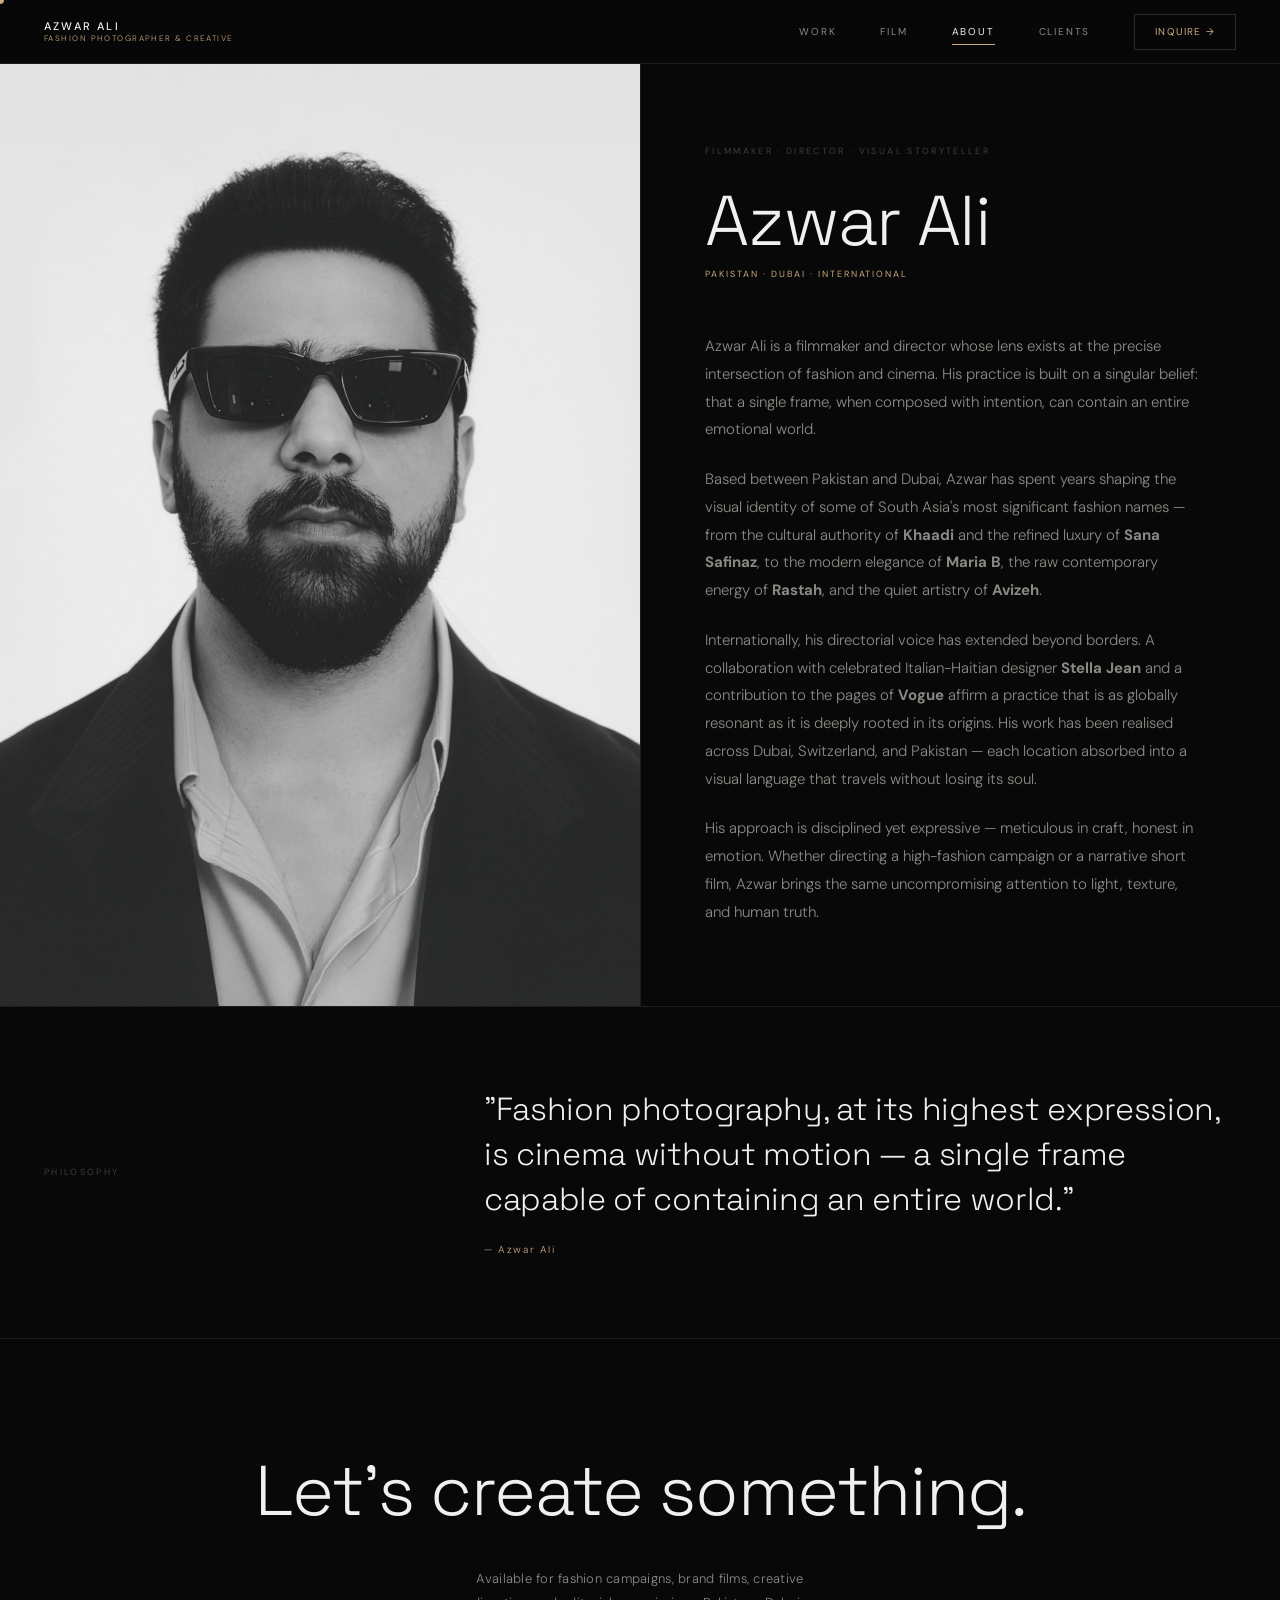
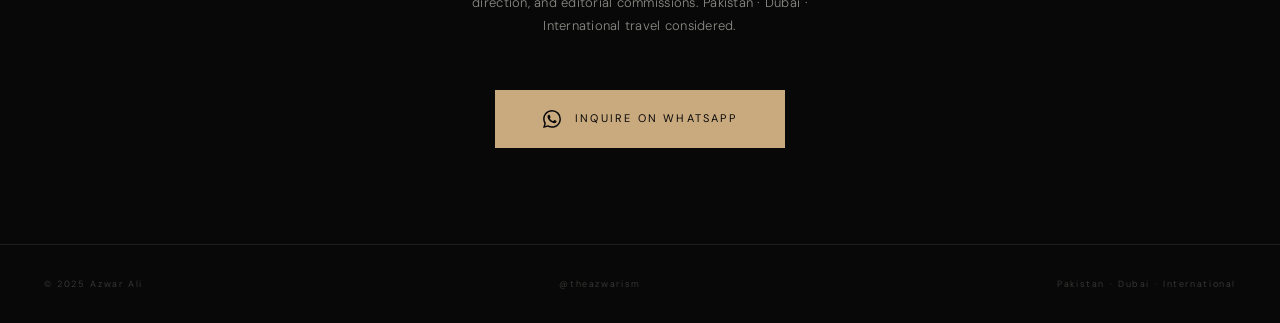
<file: about.html>
<!DOCTYPE html>
<html lang="en">
<head>
  <meta charset="UTF-8">
  <meta name="viewport" content="width=device-width, initial-scale=1.0">
  <title>About — Azwar Ali</title>
  <meta name="description" content="Azwar Ali is a Pakistani filmmaker and director whose lens exists at the intersection of fashion and cinema.">
  <link rel="stylesheet" href="css/style.css">
  <link rel="preconnect" href="https://fonts.googleapis.com">
  <link rel="preconnect" href="https://fonts.gstatic.com" crossorigin>
  <link href="https://fonts.googleapis.com/css2?family=Space+Grotesk:wght@300;400;500;600&family=DM+Sans:ital,opsz,wght@0,9..40,300;0,9..40,400;0,9..40,500;1,9..40,300&display=swap" rel="stylesheet">
</head>
<body>

  <div class="cursor" id="cursor"></div>

  <!-- Navigation -->
  <nav class="nav">
    <a href="index.html" class="nav-logo">
      <span class="nav-name">AZWAR ALI</span>
      <span class="nav-sub">Fashion Photographer & Creative</span>
    </a>
    <div class="nav-links">
      <a href="index.html">WORK</a>
      <a href="film.html">FILM</a>
      <a href="about.html" class="active">ABOUT</a>
      <a href="clients.html">CLIENTS</a>
      <a href="https://wa.me/923034639999?text=Hi%20Azwar%2C%20I%27d%20like%20to%20discuss%20a%20project%20with%20you." target="_blank" class="nav-inquire">INQUIRE →</a>
    </div>
    <button class="nav-toggle" id="navToggle" aria-label="Menu">
      <span></span><span></span>
    </button>
  </nav>

  <div class="mobile-menu" id="mobileMenu">
    <a href="index.html">WORK</a>
    <a href="film.html">FILM</a>
    <a href="about.html">ABOUT</a>
    <a href="clients.html">CLIENTS</a>
    <a href="https://wa.me/923034639999?text=Hi%20Azwar%2C%20I%27d%20like%20to%20discuss%20a%20project%20with%20you." target="_blank">INQUIRE</a>
  </div>

  <div class="page-wrapper">

    <!-- Split: Photo + Bio -->
    <section class="about-split">

      <div class="about-photo-col">
        <img
          src="Fashion%20Photos%20/Portfolio/photographer%20bio/RNI-Films-IMG-00DF4597-9A96-49FE-930E-E9A1336D3822%20Firefly%20Upscaler%202x%20scale.png"
          alt="Azwar Ali — Filmmaker & Director">
      </div>

      <div class="about-content-col">
        <p class="about-kicker">Filmmaker · Director · Visual Storyteller</p>
        <h1 class="about-name">Azwar Ali</h1>
        <p class="about-role">Pakistan · Dubai · International</p>

        <div class="about-bio">
          <p>
            Azwar Ali is a filmmaker and director whose lens exists at the precise intersection of fashion and cinema.
            His practice is built on a singular belief: that a single frame, when composed with intention, can contain
            an entire emotional world.
          </p>
          <p>
            Based between Pakistan and Dubai, Azwar has spent years shaping the visual identity of some of South Asia's
            most significant fashion names — from the cultural authority of <strong>Khaadi</strong> and the refined luxury of
            <strong>Sana Safinaz</strong>, to the modern elegance of <strong>Maria B</strong>, the raw contemporary energy of
            <strong>Rastah</strong>, and the quiet artistry of <strong>Avizeh</strong>.
          </p>
          <p>
            Internationally, his directorial voice has extended beyond borders. A collaboration with celebrated
            Italian-Haitian designer <strong>Stella Jean</strong> and a contribution to the pages of <strong>Vogue</strong>
            affirm a practice that is as globally resonant as it is deeply rooted in its origins. His work has been
            realised across Dubai, Switzerland, and Pakistan — each location absorbed into a visual language that
            travels without losing its soul.
          </p>
          <p>
            His approach is disciplined yet expressive — meticulous in craft, honest in emotion. Whether directing a
            high-fashion campaign or a narrative short film, Azwar brings the same uncompromising attention to light,
            texture, and human truth.
          </p>
        </div>
      </div>

    </section>

    <!-- Philosophy -->
    <div class="press-block">
      <div>
        <p class="press-label">Philosophy</p>
      </div>
      <div>
        <blockquote class="press-quote">
          "Fashion photography, at its highest expression, is cinema without motion — a single frame capable of
          containing an entire world."
        </blockquote>
        <p class="press-source">— Azwar Ali</p>
      </div>
    </div>

    <!-- Inquire -->
    <section class="inquire-block">
      <h2 class="inquire-heading">Let's create something.</h2>
      <p class="inquire-sub">
        Available for fashion campaigns, brand films, creative direction, and editorial commissions.
        Pakistan · Dubai · International travel considered.
      </p>
      <a
        href="https://wa.me/923034639999?text=Hi%20Azwar%2C%20I%27d%20like%20to%20discuss%20a%20project%20with%20you."
        target="_blank"
        class="btn-wa">
        <svg width="18" height="18" viewBox="0 0 24 24" fill="currentColor" xmlns="http://www.w3.org/2000/svg">
          <path d="M17.472 14.382c-.297-.149-1.758-.867-2.03-.967-.273-.099-.471-.148-.67.15-.197.297-.767.966-.94 1.164-.173.199-.347.223-.644.075-.297-.15-1.255-.463-2.39-1.475-.883-.788-1.48-1.761-1.653-2.059-.173-.297-.018-.458.13-.606.134-.133.298-.347.446-.52.149-.174.198-.298.298-.497.099-.198.05-.371-.025-.52-.075-.149-.669-1.612-.916-2.207-.242-.579-.487-.5-.669-.51-.173-.008-.371-.01-.57-.01-.198 0-.52.074-.792.372-.272.297-1.04 1.016-1.04 2.479 0 1.462 1.065 2.875 1.213 3.074.149.198 2.096 3.2 5.077 4.487.709.306 1.262.489 1.694.625.712.227 1.36.195 1.871.118.571-.085 1.758-.719 2.006-1.413.248-.694.248-1.289.173-1.413-.074-.124-.272-.198-.57-.347m-5.421 7.403h-.004a9.87 9.87 0 01-5.031-1.378l-.361-.214-3.741.982.998-3.648-.235-.374a9.86 9.86 0 01-1.51-5.26c.001-5.45 4.436-9.884 9.888-9.884 2.64 0 5.122 1.03 6.988 2.898a9.825 9.825 0 012.893 6.994c-.003 5.45-4.437 9.884-9.885 9.884m8.413-18.297A11.815 11.815 0 0012.05 0C5.495 0 .16 5.335.157 11.892c0 2.096.547 4.142 1.588 5.945L.057 24l6.305-1.654a11.882 11.882 0 005.683 1.448h.005c6.554 0 11.89-5.335 11.893-11.893a11.821 11.821 0 00-3.48-8.413z"/>
        </svg>
        INQUIRE ON WHATSAPP
      </a>
    </section>

    <!-- Footer -->
    <footer class="footer">
      <span>© 2025 Azwar Ali</span>
      <div class="footer-social">
        <a href="https://instagram.com/theazwarism" target="_blank">@theazwarism</a>
      </div>
      <span>Pakistan · Dubai · International</span>
    </footer>

  </div>

  <script src="js/main.js"></script>
</body>
</html>
</file>
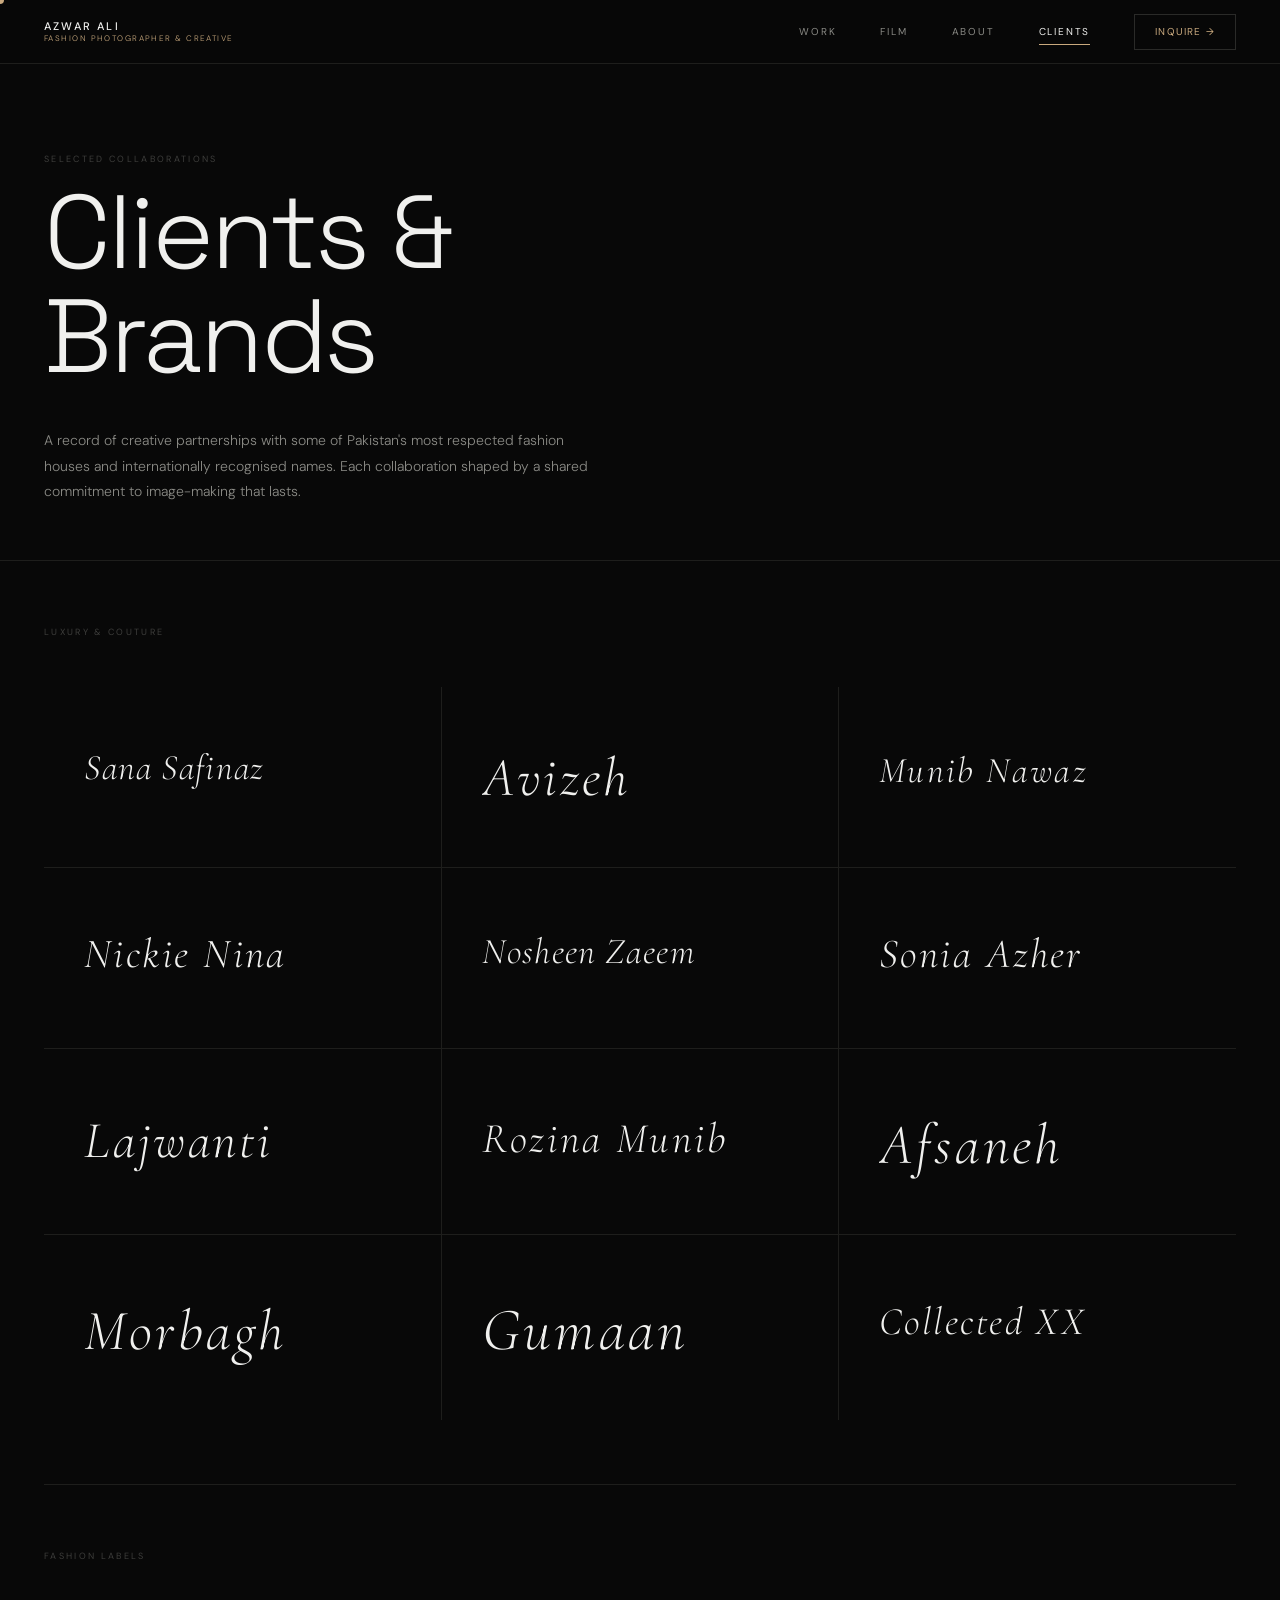
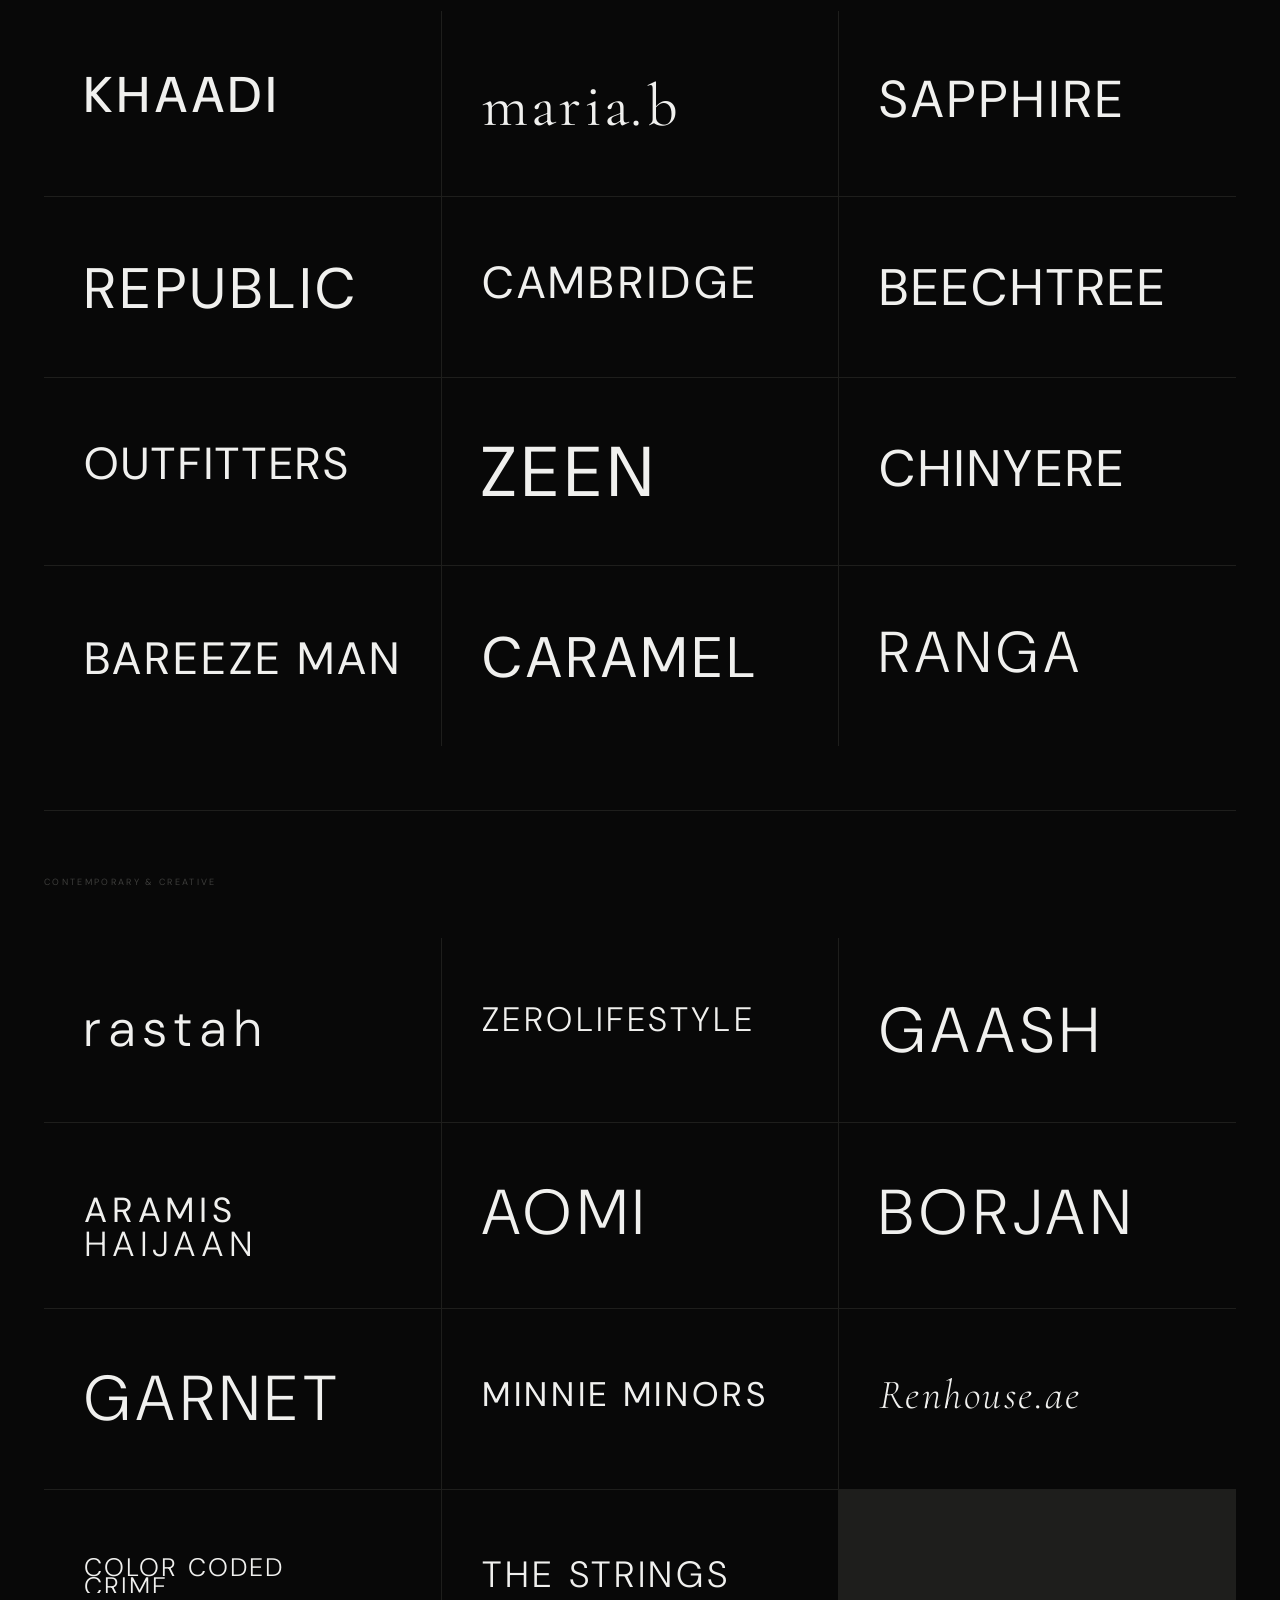
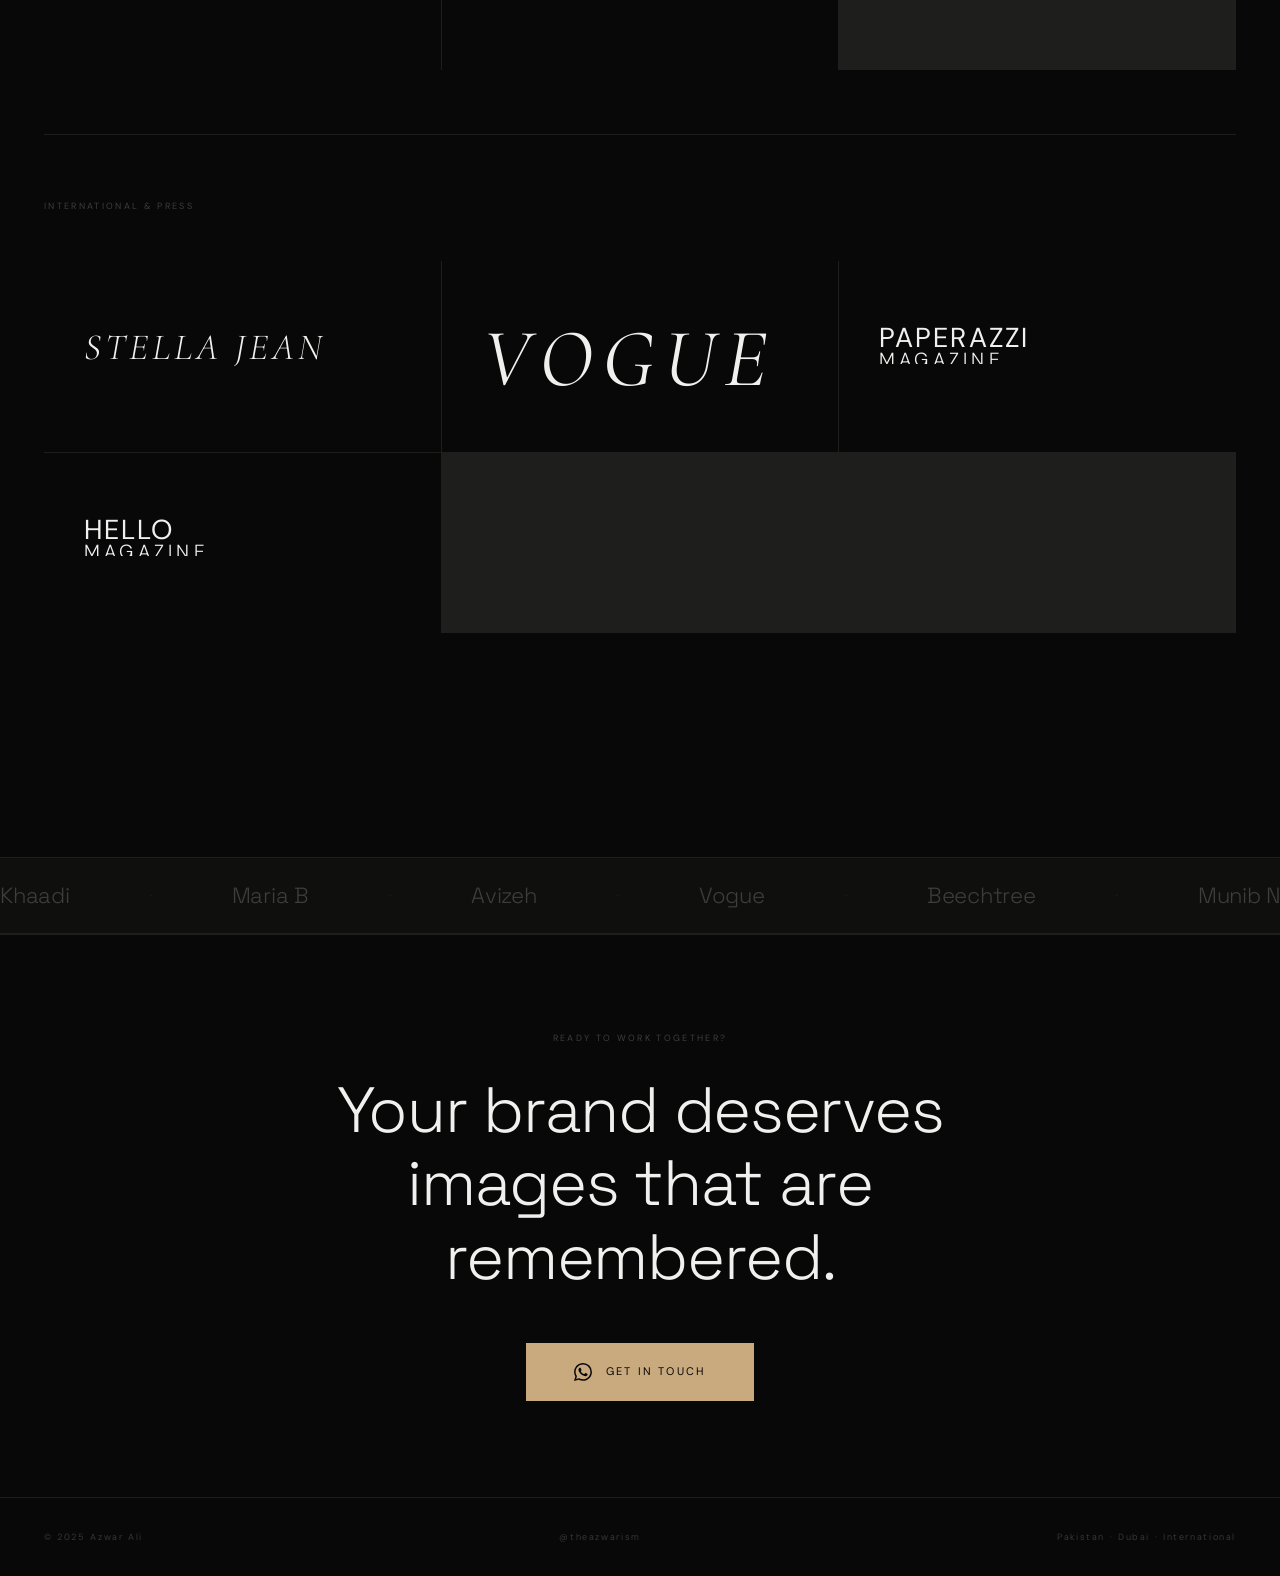
<file: clients.html>
<!DOCTYPE html>
<html lang="en">
<head>
  <meta charset="UTF-8">
  <meta name="viewport" content="width=device-width, initial-scale=1.0">
  <title>Clients — Azwar Ali</title>
  <meta name="description" content="Brands and collaborators Azwar Ali has worked with — from Khaadi and Sana Safinaz to Stella Jean and Vogue.">
  <link rel="stylesheet" href="css/style.css">
  <link rel="preconnect" href="https://fonts.googleapis.com">
  <link rel="preconnect" href="https://fonts.gstatic.com" crossorigin>
  <link href="https://fonts.googleapis.com/css2?family=Space+Grotesk:wght@300;400;500;600&family=Cormorant+Garamond:ital,wght@0,300;0,400;1,300;1,400&family=DM+Sans:ital,opsz,wght@0,9..40,300;0,9..40,400;0,9..40,500;1,9..40,300&display=swap" rel="stylesheet">

  <style>
    /* Clients-page specific extras */
    .clients-intro {
      max-width: 560px;
      padding: 40px 0 0;
      font-size: 14px;
      font-weight: 300;
      line-height: 1.8;
      color: var(--text-secondary);
    }

    /* Brand logo SVG styling */
    .brand-logo {
      display: block;
      width: auto;
      height: auto;
      max-width: 100%;
      fill: var(--text-primary);
      transition: fill 0.35s;
    }
    .brand-card:hover .brand-logo { fill: var(--accent); }

    /* Marquee ticker */
    .marquee-wrap {
      overflow: hidden;
      border-top: 1px solid var(--border);
      border-bottom: 1px solid var(--border);
      padding: 20px 0;
      margin-top: 80px;
      background: var(--surface);
    }
    .marquee-track {
      display: flex;
      gap: 80px;
      width: max-content;
      animation: marquee 22s linear infinite;
    }
    .marquee-track:hover { animation-play-state: paused; }
    @keyframes marquee {
      from { transform: translateX(0); }
      to   { transform: translateX(-50%); }
    }
    .marquee-item {
      font-family: var(--f-head);
      font-size: 22px;
      font-weight: 300;
      letter-spacing: -0.01em;
      color: var(--text-tertiary);
      white-space: nowrap;
      transition: color 0.3s;
      flex-shrink: 0;
    }
    .marquee-item:hover { color: var(--accent); }
    .marquee-sep {
      font-family: var(--f-body);
      font-size: 10px;
      color: var(--border-mid);
      align-self: center;
      flex-shrink: 0;
    }

    /* Full-width CTA */
    .cta-band {
      padding: 96px 44px;
      display: flex;
      flex-direction: column;
      align-items: center;
      text-align: center;
      border-top: 1px solid var(--border);
    }
    .cta-kicker {
      font-family: var(--f-body);
      font-size: 9px;
      font-weight: 400;
      letter-spacing: 0.26em;
      color: var(--text-tertiary);
      margin-bottom: 28px;
      text-transform: uppercase;
    }
    .cta-heading {
      font-family: var(--f-head);
      font-size: clamp(36px, 5vw, 68px);
      font-weight: 300;
      letter-spacing: -0.02em;
      margin-bottom: 48px;
      max-width: 700px;
      line-height: 1.15;
    }

    @media (max-width: 768px) {
      .marquee-wrap { margin-top: 48px; }
      .cta-band { padding: 64px 24px; }
    }
  </style>
</head>
<body>

  <div class="cursor" id="cursor"></div>

  <!-- Navigation -->
  <nav class="nav">
    <a href="index.html" class="nav-logo">
      <span class="nav-name">AZWAR ALI</span>
      <span class="nav-sub">Fashion Photographer & Creative</span>
    </a>
    <div class="nav-links">
      <a href="index.html">WORK</a>
      <a href="film.html">FILM</a>
      <a href="about.html">ABOUT</a>
      <a href="clients.html" class="active">CLIENTS</a>
      <a href="https://wa.me/923034639999?text=Hi%20Azwar%2C%20I%27d%20like%20to%20discuss%20a%20project%20with%20you." target="_blank" class="nav-inquire">INQUIRE →</a>
    </div>
    <button class="nav-toggle" id="navToggle" aria-label="Menu">
      <span></span><span></span>
    </button>
  </nav>

  <div class="mobile-menu" id="mobileMenu">
    <a href="index.html">WORK</a>
    <a href="film.html">FILM</a>
    <a href="about.html">ABOUT</a>
    <a href="clients.html">CLIENTS</a>
    <a href="https://wa.me/923034639999?text=Hi%20Azwar%2C%20I%27d%20like%20to%20discuss%20a%20project%20with%20you." target="_blank">INQUIRE</a>
  </div>

  <div class="page-wrapper">

    <!-- Hero -->
    <section class="clients-hero">
      <p class="hero-kicker">SELECTED COLLABORATIONS</p>
      <h1 class="clients-hero-title">Clients &<br>Brands</h1>
      <p class="clients-intro">
        A record of creative partnerships with some of Pakistan's most respected fashion houses and internationally
        recognised names. Each collaboration shaped by a shared commitment to image-making that lasts.
      </p>
    </section>

    <!-- Brand Sections -->
    <div class="clients-body">

      <!-- Luxury & Couture -->
      <div class="clients-section">
        <p class="clients-section-label">LUXURY &amp; COUTURE</p>
        <div class="brands-grid">

          <div class="brand-card">
              <svg class="brand-logo" viewBox="0 0 300 56" xmlns="http://www.w3.org/2000/svg" aria-label="Sana Safinaz">
                <text x="0" y="42" font-family="'Cormorant Garamond', Georgia, serif" font-size="34" font-weight="300" font-style="italic" letter-spacing="1">Sana Safinaz</text>
              </svg>
          </div>

          <div class="brand-card">
              <svg class="brand-logo" viewBox="0 0 220 56" xmlns="http://www.w3.org/2000/svg" aria-label="Avizeh">
                <text x="0" y="42" font-family="'Cormorant Garamond', Georgia, serif" font-size="38" font-weight="300" font-style="italic" letter-spacing="2">Avizeh</text>
              </svg>
          </div>

          <div class="brand-card">
              <svg class="brand-logo" viewBox="0 0 280 56" xmlns="http://www.w3.org/2000/svg" aria-label="Munib Nawaz">
                <text x="0" y="42" font-family="'Cormorant Garamond', Georgia, serif" font-size="32" font-weight="300" font-style="italic" letter-spacing="2">Munib Nawaz</text>
              </svg>
          </div>

          <div class="brand-card">
              <svg class="brand-logo" viewBox="0 0 260 56" xmlns="http://www.w3.org/2000/svg" aria-label="Nickie Nina">
                <text x="0" y="42" font-family="'Cormorant Garamond', Georgia, serif" font-size="34" font-weight="300" font-style="italic" letter-spacing="2">Nickie Nina</text>
              </svg>
          </div>

          <div class="brand-card">
              <svg class="brand-logo" viewBox="0 0 280 56" xmlns="http://www.w3.org/2000/svg" aria-label="Nosheen Zaeem">
                <text x="0" y="42" font-family="'Cormorant Garamond', Georgia, serif" font-size="32" font-weight="300" font-style="italic" letter-spacing="1">Nosheen Zaeem</text>
              </svg>
          </div>

          <div class="brand-card">
              <svg class="brand-logo" viewBox="0 0 260 56" xmlns="http://www.w3.org/2000/svg" aria-label="Sonia Azher">
                <text x="0" y="42" font-family="'Cormorant Garamond', Georgia, serif" font-size="34" font-weight="300" font-style="italic" letter-spacing="2">Sonia Azher</text>
              </svg>
          </div>

          <div class="brand-card">
              <svg class="brand-logo" viewBox="0 0 220 56" xmlns="http://www.w3.org/2000/svg" aria-label="Lajwanti">
                <text x="0" y="42" font-family="'Cormorant Garamond', Georgia, serif" font-size="36" font-weight="300" font-style="italic" letter-spacing="2">Lajwanti</text>
              </svg>
          </div>

          <div class="brand-card">
              <svg class="brand-logo" viewBox="0 0 240 56" xmlns="http://www.w3.org/2000/svg" aria-label="Rozina Munib">
                <text x="0" y="42" font-family="'Cormorant Garamond', Georgia, serif" font-size="32" font-weight="300" font-style="italic" letter-spacing="2">Rozina Munib</text>
              </svg>
          </div>

          <div class="brand-card">
              <svg class="brand-logo" viewBox="0 0 200 56" xmlns="http://www.w3.org/2000/svg" aria-label="Afsaneh">
                <text x="0" y="42" font-family="'Cormorant Garamond', Georgia, serif" font-size="36" font-weight="300" font-style="italic" letter-spacing="2">Afsaneh</text>
              </svg>
          </div>

          <div class="brand-card">
              <svg class="brand-logo" viewBox="0 0 200 56" xmlns="http://www.w3.org/2000/svg" aria-label="Morbagh">
                <text x="0" y="42" font-family="'Cormorant Garamond', Georgia, serif" font-size="36" font-weight="300" font-style="italic" letter-spacing="2">Morbagh</text>
              </svg>
          </div>

          <div class="brand-card">
              <svg class="brand-logo" viewBox="0 0 200 56" xmlns="http://www.w3.org/2000/svg" aria-label="Gumaan">
                <text x="0" y="42" font-family="'Cormorant Garamond', Georgia, serif" font-size="38" font-weight="300" font-style="italic" letter-spacing="2">Gumaan</text>
              </svg>
          </div>

          <div class="brand-card">
              <svg class="brand-logo" viewBox="0 0 260 56" xmlns="http://www.w3.org/2000/svg" aria-label="Collected XX">
                <text x="0" y="42" font-family="'Cormorant Garamond', Georgia, serif" font-size="32" font-weight="300" font-style="italic" letter-spacing="2">Collected XX</text>
              </svg>
          </div>

        </div>
      </div>

      <!-- Fashion Labels -->
      <div class="clients-section">
        <p class="clients-section-label">FASHION LABELS</p>
        <div class="brands-grid">

          <div class="brand-card">
              <svg class="brand-logo" viewBox="0 0 240 52" xmlns="http://www.w3.org/2000/svg" aria-label="Khaadi">
                <text x="0" y="40" font-family="'DM Sans', sans-serif" font-size="38" font-weight="500" letter-spacing="4">KHAADI</text>
              </svg>
          </div>

          <div class="brand-card">
              <svg class="brand-logo" viewBox="0 0 200 56" xmlns="http://www.w3.org/2000/svg" aria-label="Maria B">
                <text x="0" y="42" font-family="'Cormorant Garamond', Georgia, serif" font-size="38" font-weight="400" letter-spacing="2">maria<tspan font-style="italic">.</tspan>b</text>
              </svg>
          </div>

          <div class="brand-card">
              <svg class="brand-logo" viewBox="0 0 220 52" xmlns="http://www.w3.org/2000/svg" aria-label="Sapphire">
                <text x="0" y="40" font-family="'DM Sans', sans-serif" font-size="36" font-weight="400" letter-spacing="3">SAPPHIRE</text>
              </svg>
          </div>

          <div class="brand-card">
              <svg class="brand-logo" viewBox="0 0 200 52" xmlns="http://www.w3.org/2000/svg" aria-label="Republic">
                <text x="0" y="40" font-family="'DM Sans', sans-serif" font-size="36" font-weight="400" letter-spacing="3">REPUBLIC</text>
              </svg>
          </div>

          <div class="brand-card">
              <svg class="brand-logo" viewBox="0 0 240 52" xmlns="http://www.w3.org/2000/svg" aria-label="Cambridge">
                <text x="0" y="40" font-family="'DM Sans', sans-serif" font-size="34" font-weight="400" letter-spacing="3">CAMBRIDGE</text>
              </svg>
          </div>

          <div class="brand-card">
              <svg class="brand-logo" viewBox="0 0 210 52" xmlns="http://www.w3.org/2000/svg" aria-label="Beechtree">
                <text x="0" y="40" font-family="'DM Sans', sans-serif" font-size="34" font-weight="400" letter-spacing="2">BEECHTREE</text>
              </svg>
          </div>

          <div class="brand-card">
              <svg class="brand-logo" viewBox="0 0 240 52" xmlns="http://www.w3.org/2000/svg" aria-label="Outfitters">
                <text x="0" y="40" font-family="'DM Sans', sans-serif" font-size="34" font-weight="400" letter-spacing="2">OUTFITTERS</text>
              </svg>
          </div>

          <div class="brand-card">
              <svg class="brand-logo" viewBox="0 0 180 52" xmlns="http://www.w3.org/2000/svg" aria-label="Zeen">
                <text x="0" y="40" font-family="'DM Sans', sans-serif" font-size="40" font-weight="400" letter-spacing="4">ZEEN</text>
              </svg>
          </div>

          <div class="brand-card">
              <svg class="brand-logo" viewBox="0 0 210 52" xmlns="http://www.w3.org/2000/svg" aria-label="Chinyere">
                <text x="0" y="40" font-family="'DM Sans', sans-serif" font-size="34" font-weight="400" letter-spacing="2">CHINYERE</text>
              </svg>
          </div>

          <div class="brand-card">
              <svg class="brand-logo" viewBox="0 0 210 52" xmlns="http://www.w3.org/2000/svg" aria-label="Bareeze Man">
                <text x="0" y="40" font-family="'DM Sans', sans-serif" font-size="30" font-weight="400" letter-spacing="2">BAREEZE MAN</text>
              </svg>
          </div>

          <div class="brand-card">
              <svg class="brand-logo" viewBox="0 0 200 52" xmlns="http://www.w3.org/2000/svg" aria-label="Caramel">
                <text x="0" y="40" font-family="'DM Sans', sans-serif" font-size="36" font-weight="400" letter-spacing="3">CARAMEL</text>
              </svg>
          </div>

          <div class="brand-card">
              <svg class="brand-logo" viewBox="0 0 220 52" xmlns="http://www.w3.org/2000/svg" aria-label="Ranga">
                <text x="0" y="40" font-family="'DM Sans', sans-serif" font-size="40" font-weight="300" letter-spacing="4">RANGA</text>
              </svg>
          </div>

        </div>
      </div>

      <!-- Contemporary & Streetwear -->
      <div class="clients-section">
        <p class="clients-section-label">CONTEMPORARY &amp; CREATIVE</p>
        <div class="brands-grid">

          <div class="brand-card">
              <svg class="brand-logo" viewBox="0 0 220 56" xmlns="http://www.w3.org/2000/svg" aria-label="Rastah">
                <text x="0" y="42" font-family="'DM Sans', sans-serif" font-size="36" font-weight="300" letter-spacing="6">rastah</text>
              </svg>
          </div>

          <div class="brand-card">
              <svg class="brand-logo" viewBox="0 0 280 52" xmlns="http://www.w3.org/2000/svg" aria-label="Zero Lifestyle">
                <text x="0" y="40" font-family="'DM Sans', sans-serif" font-size="30" font-weight="300" letter-spacing="3">ZEROLIFESTYLE</text>
              </svg>
          </div>

          <div class="brand-card">
              <svg class="brand-logo" viewBox="0 0 200 56" xmlns="http://www.w3.org/2000/svg" aria-label="Gaash">
                <text x="0" y="42" font-family="'DM Sans', sans-serif" font-size="40" font-weight="300" letter-spacing="4">GAASH</text>
              </svg>
          </div>

          <div class="brand-card">
              <svg class="brand-logo" viewBox="0 0 200 56" xmlns="http://www.w3.org/2000/svg" aria-label="Aramis Haijaan">
                <text x="0" y="32" font-family="'DM Sans', sans-serif" font-size="22" font-weight="400" letter-spacing="3">ARAMIS</text>
                <text x="0" y="54" font-family="'DM Sans', sans-serif" font-size="22" font-weight="300" letter-spacing="3">HAIJAAN</text>
              </svg>
          </div>

          <div class="brand-card">
              <svg class="brand-logo" viewBox="0 0 200 52" xmlns="http://www.w3.org/2000/svg" aria-label="Aomi">
                <text x="0" y="40" font-family="'DM Sans', sans-serif" font-size="40" font-weight="300" letter-spacing="4">AOMI</text>
              </svg>
          </div>

          <div class="brand-card">
              <svg class="brand-logo" viewBox="0 0 200 52" xmlns="http://www.w3.org/2000/svg" aria-label="Borjan">
                <text x="0" y="40" font-family="'DM Sans', sans-serif" font-size="40" font-weight="300" letter-spacing="4">BORJAN</text>
              </svg>
          </div>

          <div class="brand-card">
              <svg class="brand-logo" viewBox="0 0 200 52" xmlns="http://www.w3.org/2000/svg" aria-label="Garnet">
                <text x="0" y="40" font-family="'DM Sans', sans-serif" font-size="40" font-weight="300" letter-spacing="4">GARNET</text>
              </svg>
          </div>

          <div class="brand-card">
              <svg class="brand-logo" viewBox="0 0 260 52" xmlns="http://www.w3.org/2000/svg" aria-label="Minnie Minors">
                <text x="0" y="40" font-family="'DM Sans', sans-serif" font-size="28" font-weight="400" letter-spacing="3">MINNIE MINORS</text>
              </svg>
          </div>

          <div class="brand-card">
              <svg class="brand-logo" viewBox="0 0 260 56" xmlns="http://www.w3.org/2000/svg" aria-label="Renhouse AE">
                <text x="0" y="42" font-family="'Cormorant Garamond', Georgia, serif" font-size="34" font-weight="300" font-style="italic" letter-spacing="2">Renhouse.ae</text>
              </svg>
          </div>

          <div class="brand-card">
              <svg class="brand-logo" viewBox="0 0 300 52" xmlns="http://www.w3.org/2000/svg" aria-label="Color Coded Crime">
                <text x="0" y="36" font-family="'DM Sans', sans-serif" font-size="24" font-weight="300" letter-spacing="2">COLOR CODED</text>
                <text x="0" y="54" font-family="'DM Sans', sans-serif" font-size="24" font-weight="300" letter-spacing="2">CRIME</text>
              </svg>
          </div>

          <div class="brand-card">
              <svg class="brand-logo" viewBox="0 0 260 52" xmlns="http://www.w3.org/2000/svg" aria-label="The Strings">
                <text x="0" y="40" font-family="'DM Sans', sans-serif" font-size="30" font-weight="300" letter-spacing="3">THE STRINGS</text>
              </svg>
          </div>

        </div>
      </div>

      <!-- International -->
      <div class="clients-section">
        <p class="clients-section-label">INTERNATIONAL &amp; PRESS</p>
        <div class="brands-grid">

          <div class="brand-card intl">
              <svg class="brand-logo" viewBox="0 0 240 52" xmlns="http://www.w3.org/2000/svg" aria-label="Stella Jean">
                <text x="0" y="38" font-family="'Cormorant Garamond', Georgia, serif" font-size="28" font-weight="300" font-style="italic" letter-spacing="3">STELLA JEAN</text>
              </svg>
          </div>

          <div class="brand-card intl">
              <svg class="brand-logo" viewBox="0 0 200 60" xmlns="http://www.w3.org/2000/svg" aria-label="Vogue">
                <text x="0" y="48" font-family="'Cormorant Garamond', Georgia, serif" font-size="52" font-weight="400" font-style="italic" letter-spacing="6">VOGUE</text>
              </svg>
          </div>

          <div class="brand-card intl">
              <svg class="brand-logo" viewBox="0 0 300 52" xmlns="http://www.w3.org/2000/svg" aria-label="Paperazzi Magazine">
                <text x="0" y="36" font-family="'DM Sans', sans-serif" font-size="26" font-weight="400" letter-spacing="2">PAPERAZZI</text>
                <text x="0" y="54" font-family="'DM Sans', sans-serif" font-size="18" font-weight="300" letter-spacing="4">MAGAZINE</text>
              </svg>
          </div>

          <div class="brand-card intl">
              <svg class="brand-logo" viewBox="0 0 300 52" xmlns="http://www.w3.org/2000/svg" aria-label="Hello Magazine">
                <text x="0" y="36" font-family="'DM Sans', sans-serif" font-size="26" font-weight="400" letter-spacing="2">HELLO</text>
                <text x="0" y="54" font-family="'DM Sans', sans-serif" font-size="18" font-weight="300" letter-spacing="4">MAGAZINE</text>
              </svg>
          </div>

        </div>
      </div>

    </div>

    <!-- Scrolling name ticker -->
    <div class="marquee-wrap">
      <div class="marquee-track">
        <span class="marquee-item">Khaadi</span><span class="marquee-sep">·</span>
        <span class="marquee-item">Maria B</span><span class="marquee-sep">·</span>
        <span class="marquee-item">Avizeh</span><span class="marquee-sep">·</span>
        <span class="marquee-item">Vogue</span><span class="marquee-sep">·</span>
        <span class="marquee-item">Beechtree</span><span class="marquee-sep">·</span>
        <span class="marquee-item">Munib Nawaz</span><span class="marquee-sep">·</span>
        <span class="marquee-item">Republic</span><span class="marquee-sep">·</span>
        <span class="marquee-item">Nickie Nina</span><span class="marquee-sep">·</span>
        <span class="marquee-item">Sonia Azher</span><span class="marquee-sep">·</span>
        <span class="marquee-item">Cambridge</span><span class="marquee-sep">·</span>
        <span class="marquee-item">Rastah</span><span class="marquee-sep">·</span>
        <span class="marquee-item">Paperazzi</span><span class="marquee-sep">·</span>
        <span class="marquee-item">Caramel</span><span class="marquee-sep">·</span>
        <span class="marquee-item">Nosheen Zaeem</span><span class="marquee-sep">·</span>
        <span class="marquee-item">Gaash</span><span class="marquee-sep">·</span>
        <span class="marquee-item">Bareeze Man</span><span class="marquee-sep">·</span>
        <span class="marquee-item">Sana Safinaz</span><span class="marquee-sep">·</span>
        <span class="marquee-item">Morbagh</span><span class="marquee-sep">·</span>
        <span class="marquee-item">Collected XX</span><span class="marquee-sep">·</span>
        <span class="marquee-item">Lajwanti</span><span class="marquee-sep">·</span>
        <span class="marquee-item">Zerolifestyle</span><span class="marquee-sep">·</span>
        <span class="marquee-item">Rozina Munib</span><span class="marquee-sep">·</span>
        <span class="marquee-item">Gumaan</span><span class="marquee-sep">·</span>
        <span class="marquee-item">Zeen</span><span class="marquee-sep">·</span>
        <span class="marquee-item">Renhouse.ae</span><span class="marquee-sep">·</span>
        <span class="marquee-item">Sapphire</span><span class="marquee-sep">·</span>
        <span class="marquee-item">Outfitters</span><span class="marquee-sep">·</span>
        <span class="marquee-item">The Strings</span><span class="marquee-sep">·</span>
        <span class="marquee-item">Minnie Minors</span><span class="marquee-sep">·</span>
        <span class="marquee-item">Ranga</span><span class="marquee-sep">·</span>
        <span class="marquee-item">Chinyere</span><span class="marquee-sep">·</span>
        <span class="marquee-item">Borjan</span><span class="marquee-sep">·</span>
        <span class="marquee-item">Aomi</span><span class="marquee-sep">·</span>
        <span class="marquee-item">Garnet</span><span class="marquee-sep">·</span>
        <span class="marquee-item">Stella Jean</span><span class="marquee-sep">·</span>
        <span class="marquee-item">Aramis Haijaan</span><span class="marquee-sep">·</span>
        <span class="marquee-item">Hello Magazine</span><span class="marquee-sep">·</span>
        <!-- duplicate for seamless loop -->
        <span class="marquee-item">Khaadi</span><span class="marquee-sep">·</span>
        <span class="marquee-item">Maria B</span><span class="marquee-sep">·</span>
        <span class="marquee-item">Avizeh</span><span class="marquee-sep">·</span>
        <span class="marquee-item">Vogue</span><span class="marquee-sep">·</span>
        <span class="marquee-item">Beechtree</span><span class="marquee-sep">·</span>
        <span class="marquee-item">Munib Nawaz</span><span class="marquee-sep">·</span>
        <span class="marquee-item">Republic</span><span class="marquee-sep">·</span>
        <span class="marquee-item">Nickie Nina</span><span class="marquee-sep">·</span>
        <span class="marquee-item">Sonia Azher</span><span class="marquee-sep">·</span>
        <span class="marquee-item">Cambridge</span><span class="marquee-sep">·</span>
        <span class="marquee-item">Rastah</span><span class="marquee-sep">·</span>
        <span class="marquee-item">Paperazzi</span><span class="marquee-sep">·</span>
        <span class="marquee-item">Caramel</span><span class="marquee-sep">·</span>
        <span class="marquee-item">Nosheen Zaeem</span><span class="marquee-sep">·</span>
        <span class="marquee-item">Gaash</span><span class="marquee-sep">·</span>
        <span class="marquee-item">Bareeze Man</span><span class="marquee-sep">·</span>
        <span class="marquee-item">Sana Safinaz</span><span class="marquee-sep">·</span>
        <span class="marquee-item">Morbagh</span><span class="marquee-sep">·</span>
        <span class="marquee-item">Collected XX</span><span class="marquee-sep">·</span>
        <span class="marquee-item">Lajwanti</span><span class="marquee-sep">·</span>
        <span class="marquee-item">Zerolifestyle</span><span class="marquee-sep">·</span>
        <span class="marquee-item">Rozina Munib</span><span class="marquee-sep">·</span>
        <span class="marquee-item">Gumaan</span><span class="marquee-sep">·</span>
        <span class="marquee-item">Zeen</span><span class="marquee-sep">·</span>
        <span class="marquee-item">Renhouse.ae</span><span class="marquee-sep">·</span>
        <span class="marquee-item">Sapphire</span><span class="marquee-sep">·</span>
        <span class="marquee-item">Outfitters</span><span class="marquee-sep">·</span>
        <span class="marquee-item">The Strings</span><span class="marquee-sep">·</span>
        <span class="marquee-item">Minnie Minors</span><span class="marquee-sep">·</span>
        <span class="marquee-item">Ranga</span><span class="marquee-sep">·</span>
        <span class="marquee-item">Chinyere</span><span class="marquee-sep">·</span>
        <span class="marquee-item">Borjan</span><span class="marquee-sep">·</span>
        <span class="marquee-item">Aomi</span><span class="marquee-sep">·</span>
        <span class="marquee-item">Garnet</span><span class="marquee-sep">·</span>
        <span class="marquee-item">Stella Jean</span><span class="marquee-sep">·</span>
        <span class="marquee-item">Aramis Haijaan</span><span class="marquee-sep">·</span>
        <span class="marquee-item">Hello Magazine</span><span class="marquee-sep">·</span>
      </div>
    </div>

    <!-- CTA -->
    <section class="cta-band">
      <p class="cta-kicker">READY TO WORK TOGETHER?</p>
      <h2 class="cta-heading">Your brand deserves images that are remembered.</h2>
      <a
        href="https://wa.me/923034639999?text=Hi%20Azwar%2C%20I%27d%20like%20to%20discuss%20a%20project%20with%20you."
        target="_blank"
        class="btn-wa">
        <svg width="18" height="18" viewBox="0 0 24 24" fill="currentColor" xmlns="http://www.w3.org/2000/svg">
          <path d="M17.472 14.382c-.297-.149-1.758-.867-2.03-.967-.273-.099-.471-.148-.67.15-.197.297-.767.966-.94 1.164-.173.199-.347.223-.644.075-.297-.15-1.255-.463-2.39-1.475-.883-.788-1.48-1.761-1.653-2.059-.173-.297-.018-.458.13-.606.134-.133.298-.347.446-.52.149-.174.198-.298.298-.497.099-.198.05-.371-.025-.52-.075-.149-.669-1.612-.916-2.207-.242-.579-.487-.5-.669-.51-.173-.008-.371-.01-.57-.01-.198 0-.52.074-.792.372-.272.297-1.04 1.016-1.04 2.479 0 1.462 1.065 2.875 1.213 3.074.149.198 2.096 3.2 5.077 4.487.709.306 1.262.489 1.694.625.712.227 1.36.195 1.871.118.571-.085 1.758-.719 2.006-1.413.248-.694.248-1.289.173-1.413-.074-.124-.272-.198-.57-.347m-5.421 7.403h-.004a9.87 9.87 0 01-5.031-1.378l-.361-.214-3.741.982.998-3.648-.235-.374a9.86 9.86 0 01-1.51-5.26c.001-5.45 4.436-9.884 9.888-9.884 2.64 0 5.122 1.03 6.988 2.898a9.825 9.825 0 012.893 6.994c-.003 5.45-4.437 9.884-9.885 9.884m8.413-18.297A11.815 11.815 0 0012.05 0C5.495 0 .16 5.335.157 11.892c0 2.096.547 4.142 1.588 5.945L.057 24l6.305-1.654a11.882 11.882 0 005.683 1.448h.005c6.554 0 11.89-5.335 11.893-11.893a11.821 11.821 0 00-3.48-8.413z"/>
        </svg>
        GET IN TOUCH
      </a>
    </section>

    <!-- Footer -->
    <footer class="footer">
      <span>© 2025 Azwar Ali</span>
      <div class="footer-social">
        <a href="https://instagram.com/theazwarism" target="_blank">@theazwarism</a>
      </div>
      <span>Pakistan · Dubai · International</span>
    </footer>

  </div>

  <script src="js/main.js"></script>
</body>
</html>
</file>
<file: css/style.css>
/* =========================================
   AZWAR ALI — Filmmaker & Director
   Portfolio Website
   ========================================= */

@import url('https://fonts.googleapis.com/css2?family=Space+Grotesk:wght@300;400;500;600&family=DM+Sans:ital,opsz,wght@0,9..40,300;0,9..40,400;0,9..40,500;1,9..40,300&display=swap');

/* ---- Design Tokens ---- */
:root {
  --bg:          #080808;
  --surface:     #0f0f0d;
  --surface-2:   #161614;
  --border:      #1e1e1c;
  --border-mid:  #2a2a28;

  --text-primary:   #f0f0ee;
  --text-secondary: #8a8a85;
  --text-tertiary:  #3e3e3c;

  --accent:      #c9a97e;
  --accent-dim:  rgba(201, 169, 126, 0.12);

  --nav-h: 64px;

  --ease:     cubic-bezier(0.25, 0.10, 0.25, 1.00);
  --ease-out: cubic-bezier(0.00, 0.00, 0.20, 1.00);

  --f-head: 'Space Grotesk', -apple-system, BlinkMacSystemFont, sans-serif;
  --f-body: 'DM Sans', -apple-system, BlinkMacSystemFont, sans-serif;
  --f-mono: 'DM Sans', -apple-system, BlinkMacSystemFont, sans-serif;
}

/* ---- Reset ---- */
*, *::before, *::after { box-sizing: border-box; margin: 0; padding: 0; }
html { font-size: 16px; scroll-behavior: smooth; -webkit-font-smoothing: antialiased; }

body {
  background: var(--bg);
  color: var(--text-primary);
  font-family: var(--f-body);
  font-weight: 300;
  line-height: 1.6;
  cursor: none;
  overflow-x: hidden;
  animation: pageIn 0.5s var(--ease) both;
}

@keyframes pageIn {
  from { opacity: 0; }
  to   { opacity: 1; }
}

a { color: inherit; text-decoration: none; }
img { display: block; width: 100%; height: auto; }
button { cursor: none; }

/* ---- Custom Cursor ---- */
.cursor {
  position: fixed;
  top: 0; left: 0;
  width: 8px; height: 8px;
  background: var(--accent);
  border-radius: 50%;
  pointer-events: none;
  z-index: 9999;
  transform: translate(-50%, -50%);
  transition: width 0.35s var(--ease), height 0.35s var(--ease),
              background 0.35s, border 0.35s, transform 0.08s linear;
  will-change: left, top;
}
.cursor.expand {
  width: 44px; height: 44px;
  background: transparent;
  border: 1px solid var(--accent);
}
@media (hover: none) {
  .cursor { display: none; }
  body, button { cursor: auto; }
}

/* ---- Navigation ---- */
.nav {
  position: fixed;
  top: 0; left: 0; right: 0;
  height: var(--nav-h);
  display: flex;
  align-items: center;
  justify-content: space-between;
  padding: 0 44px;
  background: rgba(8, 8, 8, 0.92);
  backdrop-filter: blur(16px);
  -webkit-backdrop-filter: blur(16px);
  border-bottom: 1px solid var(--border);
  z-index: 100;
}
.nav-logo {
  display: flex;
  flex-direction: column;
  gap: 2px;
  transition: opacity 0.3s;
}
.nav-logo:hover { opacity: 0.7; }
.nav-name {
  font-family: var(--f-body);
  font-size: 11px;
  font-weight: 500;
  letter-spacing: 0.2em;
  color: var(--text-primary);
  line-height: 1;
}
.nav-sub {
  font-family: var(--f-body);
  font-size: 8px;
  font-weight: 300;
  letter-spacing: 0.18em;
  color: var(--accent);
  line-height: 1;
  text-transform: uppercase;
}

.nav-links {
  display: flex;
  align-items: center;
  gap: 44px;
}
.nav-links a {
  font-family: var(--f-body);
  font-size: 10px;
  font-weight: 400;
  letter-spacing: 0.18em;
  color: var(--text-secondary);
  transition: color 0.3s;
  position: relative;
}
.nav-links a:hover,
.nav-links a.active { color: var(--text-primary); }
.nav-links a.active::after {
  content: '';
  position: absolute;
  bottom: -5px; left: 0; right: 0;
  height: 1px;
  background: var(--accent);
}
.nav-inquire {
  color: var(--accent) !important;
  border: 1px solid var(--border-mid);
  padding: 9px 20px;
  letter-spacing: 0.12em !important;
  transition: background 0.3s, border-color 0.3s !important;
}
.nav-inquire:hover {
  background: var(--accent-dim);
  border-color: var(--accent) !important;
}

/* Mobile toggle */
.nav-toggle {
  display: none;
  flex-direction: column;
  gap: 6px;
  background: none;
  border: none;
  padding: 4px;
}
.nav-toggle span {
  display: block;
  width: 22px; height: 1px;
  background: var(--text-primary);
  transition: transform 0.35s var(--ease), opacity 0.3s;
}
.nav-toggle.open span:nth-child(1) { transform: rotate(45deg) translate(5px, 5px); }
.nav-toggle.open span:nth-child(2) { transform: rotate(-45deg) translate(5px, -5px); }

/* Mobile menu */
.mobile-menu {
  display: none;
  position: fixed;
  top: var(--nav-h); left: 0; right: 0; bottom: 0;
  background: var(--bg);
  z-index: 90;
  flex-direction: column;
  align-items: center;
  justify-content: center;
  gap: 48px;
}
.mobile-menu.open { display: flex; }
.mobile-menu a {
  font-family: var(--f-body);
  font-size: 13px;
  font-weight: 400;
  letter-spacing: 0.2em;
  color: var(--text-secondary);
  transition: color 0.3s;
}
.mobile-menu a:hover { color: var(--accent); }

/* ---- Page Wrapper ---- */
.page-wrapper { padding-top: var(--nav-h); }

/* ---- Hero ---- */
.hero {
  padding: 88px 44px 56px;
  border-bottom: 1px solid var(--border);
  display: flex;
  align-items: flex-end;
  justify-content: space-between;
  flex-wrap: wrap;
  gap: 24px;
}
.hero-kicker {
  font-family: var(--f-body);
  font-size: 9px;
  font-weight: 400;
  letter-spacing: 0.26em;
  color: var(--text-tertiary);
  margin-bottom: 14px;
  text-transform: uppercase;
}
.hero-title {
  font-family: var(--f-head);
  font-size: clamp(52px, 9vw, 104px);
  font-weight: 300;
  letter-spacing: -0.03em;
  line-height: 1;
  color: var(--text-primary);
}
.hero-count {
  font-family: var(--f-body);
  font-size: 9px;
  font-weight: 300;
  letter-spacing: 0.18em;
  color: var(--text-tertiary);
  align-self: flex-end;
  padding-bottom: 6px;
}

/* ---- Portfolio Grid (masonry columns) ---- */
.portfolio-grid {
  columns: 3;
  column-gap: 2px;
  padding: 2px;
}
.portfolio-item {
  break-inside: avoid;
  margin-bottom: 2px;
  position: relative;
  overflow: hidden;
  display: block;
}
.portfolio-item img {
  display: block;
  width: 100%;
  height: auto;
  transition: transform 0.7s var(--ease-out), filter 0.4s;
  filter: brightness(0.92) saturate(0.95);
}
.portfolio-item:hover img {
  transform: scale(1.04);
  filter: brightness(1) saturate(1);
}
.portfolio-item-overlay {
  position: absolute;
  inset: 0;
  background: rgba(8, 8, 8, 0);
  transition: background 0.4s;
  display: flex;
  align-items: center;
  justify-content: center;
}
.portfolio-item:hover .portfolio-item-overlay {
  background: rgba(8, 8, 8, 0.12);
}
.overlay-icon {
  width: 36px; height: 36px;
  border: 1px solid rgba(201, 169, 126, 0);
  border-radius: 50%;
  display: flex;
  align-items: center;
  justify-content: center;
  transition: border-color 0.4s, transform 0.4s;
  color: var(--accent);
  font-size: 18px;
  transform: scale(0.6);
  opacity: 0;
}
.portfolio-item:hover .overlay-icon {
  border-color: var(--accent);
  transform: scale(1);
  opacity: 1;
}

/* ---- Lightbox ---- */
.lightbox {
  position: fixed;
  inset: 0;
  background: rgba(5, 5, 5, 0.97);
  z-index: 200;
  display: flex;
  align-items: center;
  justify-content: center;
  opacity: 0;
  pointer-events: none;
  transition: opacity 0.4s var(--ease);
}
.lightbox.open {
  opacity: 1;
  pointer-events: all;
}
.lightbox-inner {
  width: 88vw;
  height: 88vh;
  display: flex;
  align-items: center;
  justify-content: center;
}
.lightbox-inner img {
  display: block;
  /* override global img { width: 100% } — let image size itself naturally */
  width: auto;
  height: auto;
  max-width: 100%;
  max-height: 100%;
  object-fit: contain;
  transition: opacity 0.25s;
}
.lb-btn {
  position: fixed;
  background: none;
  border: none;
  color: var(--text-secondary);
  font-family: var(--f-body);
  font-weight: 300;
  transition: color 0.3s;
  z-index: 201;
  padding: 12px;
}
.lb-btn:hover { color: var(--accent); }
#lbClose  { top: 24px; right: 40px; font-size: 26px; }
#lbPrev   { left: 20px; top: 50%; transform: translateY(-50%); font-size: 22px; }
#lbNext   { right: 20px; top: 50%; transform: translateY(-50%); font-size: 22px; }
.lb-counter {
  position: fixed;
  bottom: 28px; left: 50%;
  transform: translateX(-50%);
  font-family: var(--f-body);
  font-size: 10px;
  font-weight: 300;
  letter-spacing: 0.18em;
  color: var(--text-tertiary);
}

/* ---- About Page ---- */
.about-split {
  display: grid;
  grid-template-columns: 1fr 1fr;
  min-height: calc(100vh - var(--nav-h));
}
.about-photo-col {
  position: relative;
  overflow: hidden;
}
.about-photo-col img {
  width: 100%;
  height: 100%;
  object-fit: cover;
  object-position: top center;
}
.about-content-col {
  padding: 80px 64px;
  display: flex;
  flex-direction: column;
  justify-content: center;
  border-left: 1px solid var(--border);
  overflow-y: auto;
}
.about-kicker {
  font-family: var(--f-body);
  font-size: 9px;
  font-weight: 400;
  letter-spacing: 0.26em;
  color: var(--text-tertiary);
  margin-bottom: 28px;
  text-transform: uppercase;
}
.about-name {
  font-family: var(--f-head);
  font-size: clamp(42px, 5.5vw, 76px);
  font-weight: 300;
  letter-spacing: -0.02em;
  line-height: 1;
  margin-bottom: 10px;
}
.about-role {
  font-family: var(--f-body);
  font-size: 9px;
  font-weight: 400;
  letter-spacing: 0.22em;
  color: var(--accent);
  margin-bottom: 52px;
  text-transform: uppercase;
}
.about-bio {
  font-size: 15px;
  font-weight: 300;
  line-height: 1.85;
  color: var(--text-secondary);
  max-width: 500px;
}
.about-bio p { margin-bottom: 22px; }
.about-bio p:last-child { margin-bottom: 0; }

/* Services */
.section-block {
  padding: 80px 44px;
  border-top: 1px solid var(--border);
}
.section-kicker {
  font-family: var(--f-body);
  font-size: 9px;
  font-weight: 400;
  letter-spacing: 0.26em;
  color: var(--text-tertiary);
  margin-bottom: 52px;
  text-transform: uppercase;
}
.services-grid {
  display: grid;
  grid-template-columns: repeat(4, 1fr);
  gap: 1px;
  background: var(--border);
}
.service-card {
  background: var(--bg);
  padding: 40px 32px;
  transition: background 0.35s;
}
.service-card:hover { background: var(--surface-2); }
.service-num {
  font-family: var(--f-body);
  font-size: 9px;
  font-weight: 400;
  color: var(--accent);
  letter-spacing: 0.18em;
  margin-bottom: 28px;
}
.service-title {
  font-family: var(--f-head);
  font-size: 26px;
  font-weight: 500;
  line-height: 1.2;
  margin-bottom: 14px;
}
.service-desc {
  font-size: 13px;
  font-weight: 300;
  color: var(--text-secondary);
  line-height: 1.75;
}

/* Stats */
.stats-row {
  display: grid;
  grid-template-columns: repeat(4, 1fr);
  gap: 1px;
  background: var(--border);
  border-top: 1px solid var(--border);
  border-bottom: 1px solid var(--border);
}
.stat-cell {
  background: var(--bg);
  padding: 48px 32px;
  text-align: center;
}
.stat-num {
  font-family: var(--f-head);
  font-size: 64px;
  font-weight: 300;
  letter-spacing: -0.03em;
  color: var(--accent);
  line-height: 1;
  margin-bottom: 10px;
}
.stat-label {
  font-family: var(--f-body);
  font-size: 9px;
  font-weight: 400;
  letter-spacing: 0.2em;
  color: var(--text-tertiary);
  text-transform: uppercase;
}

/* Inquire */
.inquire-block {
  padding: 96px 44px;
  border-top: 1px solid var(--border);
  text-align: center;
  display: flex;
  flex-direction: column;
  align-items: center;
}
.inquire-heading {
  font-family: var(--f-head);
  font-size: clamp(38px, 5.5vw, 72px);
  font-weight: 300;
  letter-spacing: -0.02em;
  margin-bottom: 20px;
}
.inquire-sub {
  font-family: var(--f-body);
  font-size: 13px;
  font-weight: 300;
  letter-spacing: 0.02em;
  line-height: 1.8;
  color: var(--text-secondary);
  max-width: 380px;
  margin-bottom: 52px;
}
.btn-wa {
  display: inline-flex;
  align-items: center;
  gap: 14px;
  font-family: var(--f-body);
  font-size: 11px;
  font-weight: 400;
  letter-spacing: 0.2em;
  padding: 20px 48px;
  background: var(--accent);
  color: var(--bg);
  transition: background 0.35s, color 0.35s, transform 0.35s, outline 0.35s;
  outline: 1px solid transparent;
}
.btn-wa:hover {
  background: transparent;
  color: var(--accent);
  outline-color: var(--accent);
  transform: translateY(-3px);
}
.btn-wa svg { flex-shrink: 0; }

/* Press quote */
.press-block {
  padding: 80px 44px;
  border-top: 1px solid var(--border);
  display: grid;
  grid-template-columns: 1fr 2fr;
  gap: 64px;
  align-items: center;
}
.press-label {
  font-family: var(--f-body);
  font-size: 9px;
  font-weight: 400;
  letter-spacing: 0.26em;
  color: var(--text-tertiary);
  text-transform: uppercase;
}
.press-quote {
  font-family: var(--f-head);
  font-size: clamp(22px, 2.5vw, 34px);
  font-weight: 300;
  letter-spacing: -0.01em;
  line-height: 1.4;
  color: var(--text-primary);
}
.press-source {
  font-family: var(--f-body);
  font-size: 10px;
  font-weight: 300;
  letter-spacing: 0.16em;
  color: var(--accent);
  margin-top: 20px;
}

/* ---- Clients Page ---- */
.clients-hero {
  padding: 88px 44px 56px;
  border-bottom: 1px solid var(--border);
}
.clients-hero-title {
  font-family: var(--f-head);
  font-size: clamp(52px, 9vw, 104px);
  font-weight: 300;
  letter-spacing: -0.03em;
  line-height: 1;
}
.clients-body { padding: 0 44px 80px; }

.clients-section {
  padding: 64px 0;
  border-bottom: 1px solid var(--border);
}
.clients-section:last-child { border-bottom: none; }
.clients-section-label {
  font-family: var(--f-body);
  font-size: 9px;
  font-weight: 400;
  letter-spacing: 0.26em;
  color: var(--text-tertiary);
  margin-bottom: 48px;
  text-transform: uppercase;
}

.brands-grid {
  display: grid;
  grid-template-columns: repeat(3, 1fr);
  gap: 1px;
  background: var(--border);
}
.brand-card {
  background: var(--bg);
  padding: 48px 40px;
  display: flex;
  flex-direction: column;
  justify-content: space-between;
  min-height: 180px;
  transition: background 0.35s;
  position: relative;
  overflow: hidden;
}
.brand-card::before {
  content: '';
  position: absolute;
  bottom: 0; left: 40px; right: 40px;
  height: 1px;
  background: var(--accent);
  transform: scaleX(0);
  transform-origin: left;
  transition: transform 0.4s var(--ease-out);
}
.brand-card:hover { background: var(--surface-2); }
.brand-card:hover::before { transform: scaleX(1); }

.brand-name {
  font-family: var(--f-head);
  font-size: 36px;
  font-weight: 400;
  line-height: 1;
  margin-bottom: 10px;
  transition: color 0.35s;
}
.brand-card:hover .brand-name { color: var(--accent); }
.brand-type {
  font-family: var(--f-body);
  font-size: 8px;
  font-weight: 400;
  letter-spacing: 0.2em;
  color: var(--text-tertiary);
  text-transform: uppercase;
}
.brand-tag {
  position: absolute;
  top: 20px; right: 20px;
  font-family: var(--f-body);
  font-size: 7px;
  font-weight: 400;
  letter-spacing: 0.18em;
  color: var(--accent);
  border: 1px solid var(--border-mid);
  padding: 4px 8px;
  text-transform: uppercase;
}
.brand-card.intl .brand-name { font-weight: 300; }

/* Collaboration strip */
.collab-strip {
  margin-top: 80px;
  padding: 64px 0;
  border-top: 1px solid var(--border);
  border-bottom: 1px solid var(--border);
  text-align: center;
}
.collab-strip-label {
  font-family: var(--f-body);
  font-size: 9px;
  font-weight: 400;
  letter-spacing: 0.26em;
  color: var(--text-tertiary);
  margin-bottom: 40px;
  text-transform: uppercase;
}
.collab-names {
  font-family: var(--f-head);
  font-size: clamp(28px, 4vw, 52px);
  font-weight: 300;
  color: var(--text-secondary);
  letter-spacing: -0.01em;
  line-height: 1.3;
}
.collab-names span {
  color: var(--text-primary);
  transition: color 0.3s;
}
.collab-names span:hover { color: var(--accent); }

/* ---- Footer ---- */
.footer {
  padding: 32px 44px;
  border-top: 1px solid var(--border);
  display: flex;
  align-items: center;
  justify-content: space-between;
  flex-wrap: wrap;
  gap: 16px;
}
.footer > * {
  font-family: var(--f-body);
  font-size: 9px;
  font-weight: 300;
  letter-spacing: 0.18em;
  color: var(--text-tertiary);
}
.footer a { transition: color 0.3s; }
.footer a:hover { color: var(--accent); }
.footer-social {
  display: flex;
  gap: 28px;
}

/* ---- Responsive ---- */
@media (max-width: 1100px) {
  .services-grid { grid-template-columns: repeat(2, 1fr); }
  .stats-row     { grid-template-columns: repeat(2, 1fr); }
}
@media (max-width: 900px) {
  .about-split {
    grid-template-columns: 1fr;
  }
  .about-photo-col { height: 55vh; }
  .about-content-col {
    border-left: none;
    border-top: 1px solid var(--border);
    padding: 56px 36px;
  }
  .brands-grid { grid-template-columns: repeat(2, 1fr); }
  .press-block {
    grid-template-columns: 1fr;
    gap: 32px;
  }
}
@media (max-width: 768px) {
  :root { --nav-h: 56px; }
  .nav { padding: 0 24px; }
  .nav-links { display: none; }
  .nav-toggle { display: flex; }

  .portfolio-grid {
    columns: 2;
    column-gap: 2px;
    padding: 2px;
  }
  .hero, .clients-hero { padding: 56px 24px 36px; }
  .section-block, .inquire-block, .collab-strip { padding: 56px 24px; }
  .clients-body { padding: 0 24px 56px; }
  .services-grid { grid-template-columns: 1fr; }
  .stats-row { grid-template-columns: repeat(2, 1fr); }
  .brands-grid { grid-template-columns: repeat(2, 1fr); }
  .footer {
    padding: 24px;
    flex-direction: column;
    align-items: flex-start;
    gap: 10px;
  }
  #lbClose  { top: 14px; right: 16px; }
  #lbPrev   { left: 8px; }
  #lbNext   { right: 8px; }
}
@media (max-width: 480px) {
  .portfolio-grid { columns: 1; }
  .brands-grid    { grid-template-columns: 1fr; }
  .stats-row      { grid-template-columns: 1fr; }
}

/* =========================================
   WORLD VIEW — CSS 3D Photo Sphere
   No WebGL. Pure GPU-native transforms.
   ========================================= */

/* ---- View toggle ---- */
.view-toggle {
  display: flex;
  gap: 1px;
  border: 1px solid var(--border);
  overflow: hidden;
}
.vt-btn {
  display: flex;
  align-items: center;
  gap: 6px;
  font-family: var(--f-body);
  font-size: 9px;
  font-weight: 400;
  letter-spacing: 0.18em;
  padding: 7px 13px;
  background: none;
  border: none;
  color: var(--text-tertiary);
  transition: background 0.25s, color 0.25s;
  white-space: nowrap;
}
.vt-btn.active {
  background: var(--surface-2);
  color: var(--text-primary);
}
.vt-btn svg { flex-shrink: 0; }

/* ---- Utility ---- */
.hidden { display: none !important; }

/* ---- Scene container — perspective parent ---- */
/* CRITICAL: NO overflow:hidden, NO transform-style:flat, NO filter, NO opacity<1
   Any of those would force CSS 3D children to render flat, collapsing the sphere.
   inset:0 = full viewport so 50% centering = true viewport centre (nav floats above at z-index:100) */
.world-scene {
  position: fixed;
  inset: 0;
  z-index: 0;
  background: var(--bg);
  cursor: grab;
  /* perspective set by JS via element.style.perspective */
}
.world-scene:active { cursor: grabbing; }

/* Soft vignette at edges — replaces overflow:hidden for visual clipping */
.world-scene::after {
  content: '';
  position: absolute;
  inset: 0;
  background: radial-gradient(ellipse 92% 88% at 50% 50%,
    transparent 66%,
    rgba(8, 8, 8, 0.5) 82%,
    rgba(8, 8, 8, 0.94) 100%
  );
  pointer-events: none;
  z-index: 6; /* above cards, below overlay text */
}

/* ---- The rotating globe — CSS centres at true viewport 50%/50% ---- */
.sphere-world {
  position: absolute;
  top: 50%; left: 50%;
  width: 0; height: 0;
  /* No world rotation — cards are positioned individually each frame */
  transform-style: preserve-3d;
}

/* ---- Each photo card ---- */
.sphere-card {
  position: absolute;
  top: 0; left: 0;
  cursor: pointer;
  will-change: transform;
  transition: opacity 0.45s ease;
}

/* Inner wrapper — scale only (no filter — filter breaks GPU compositing) */
.sphere-card-inner {
  width: 100%;
  position: relative;
  transition: transform 0.38s cubic-bezier(0.25, 0.1, 0.25, 1),
              opacity 0.38s;
  transform-origin: center center;
  will-change: transform;
}
.sphere-card:hover .sphere-card-inner {
  transform: scale(1.22);
  opacity: 0.92;
}

.sphere-card-inner img {
  display: block;
  width: 100%;
  height: auto;
  pointer-events: none;
  user-select: none;
  -webkit-user-drag: none;
  /* no box-shadow — shadows on 3D-transformed elements prevent GPU compositing */
}

/* Gold border flashes on hover */
.sphere-card::after {
  content: '';
  position: absolute;
  inset: 0;
  border: 1px solid rgba(201, 169, 126, 0);
  pointer-events: none;
  transition: border-color 0.38s;
  z-index: 2;
}
.sphere-card:hover::after {
  border-color: rgba(201, 169, 126, 0.55);
}

/* ---- Decorative orbit rings (pure CSS, zero JS) ---- */
.orbit-ring {
  position: absolute;
  top: 50%; left: 50%;
  border-radius: 50%;
  border: 1px solid rgba(201, 169, 126, 0.06);
  pointer-events: none;
  transform-origin: center center;
  z-index: 1;
}
.ring-1 {
  width: 62vmin; height: 62vmin;
  margin: -31vmin;
  animation: ringRotate 90s linear infinite;
}
.ring-2 {
  width: 44vmin; height: 44vmin;
  margin: -22vmin;
  border-style: dashed;
  border-color: rgba(201, 169, 126, 0.04);
  animation: ringRotate 60s linear infinite reverse;
}
@keyframes ringRotate {
  to { transform: rotate(360deg); }
}

/* ---- Text overlay — above vignette ---- */
.world-overlay {
  position: absolute;
  inset: 0;
  pointer-events: none;
  display: flex;
  flex-direction: column;
  justify-content: space-between;
  padding: 32px 44px 28px;
  z-index: 7;
}

/* Enormous ghost italic — architectural depth layer */
.ghost-title {
  font-family: var(--f-head);
  font-style: italic;
  font-weight: 300;
  font-size: clamp(80px, 14vw, 172px);
  line-height: 0.86;
  letter-spacing: -0.025em;
  color: rgba(240, 240, 238, 0.04);
  user-select: none;
  mix-blend-mode: screen;
}

/* Bottom footer bar */
.world-footer {
  display: flex;
  align-items: flex-end;
  justify-content: space-between;
}
.wf-item {
  display: flex;
  flex-direction: column;
  gap: 3px;
}
.wf-right { align-items: flex-end; }
.wf-num {
  font-family: var(--f-head);
  font-style: italic;
  font-weight: 300;
  font-size: 22px;
  color: var(--accent);
  line-height: 1;
}
.wf-label {
  font-family: var(--f-body);
  font-size: 7px;
  font-weight: 400;
  letter-spacing: 0.22em;
  color: var(--text-tertiary);
  text-transform: uppercase;
}

/* Centre hint — pulses, fades when user drags */
.wf-hint {
  align-items: center;
  text-align: center;
  transition: opacity 1.4s ease;
}
.hint-arrows {
  font-family: var(--f-body);
  font-size: 8px;
  font-weight: 300;
  letter-spacing: 0.22em;
  color: var(--text-tertiary);
  animation: hintPulse 3s ease-in-out infinite;
}
@keyframes hintPulse {
  0%, 100% { opacity: 0.3; }
  50%       { opacity: 0.85; }
}

/* ---- Grid wrap ---- */
.grid-wrap { padding-top: var(--nav-h); }

/* ---- Mobile view toggle in mobile menu ---- */
.mobile-view-toggle {
  display: flex;
  gap: 1px;
  border: 1px solid var(--border);
  margin-top: 24px;
  overflow: hidden;
}
.mobile-view-toggle .vt-btn {
  flex: 1;
  justify-content: center;
  padding: 14px;
  font-size: 10px;
}

/* ---- Responsive ---- */
@media (max-width: 768px) {
  .view-toggle { display: none; }
  .world-overlay { padding: 20px 20px 18px; }
  .ghost-title { font-size: clamp(60px, 20vw, 100px); }
  .wf-num { font-size: 18px; }
}
@media (max-width: 480px) {
  .wf-right { display: none; } /* hide instagram on very small */
}
</file>
